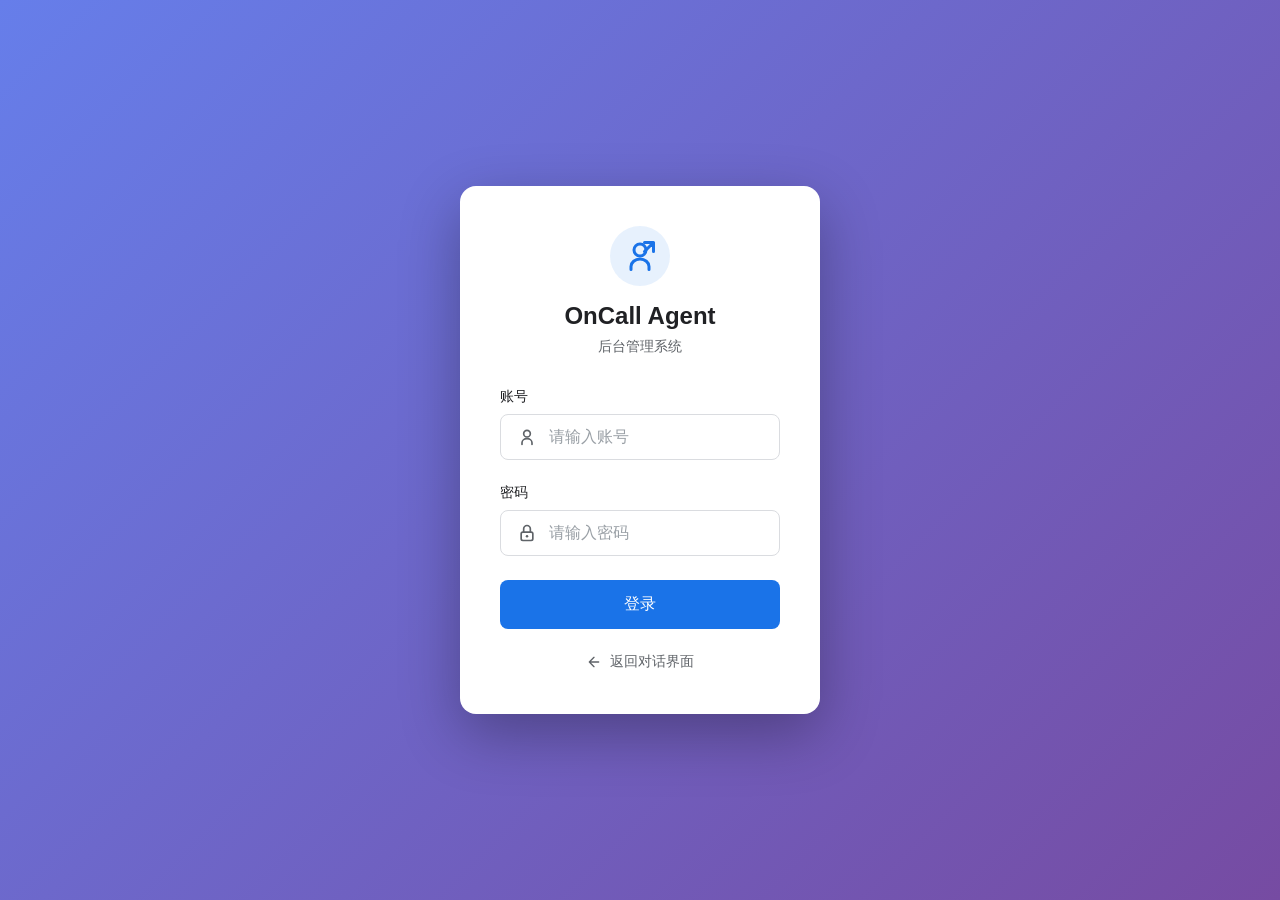
<file: src/main/resources/static/login.html>
<!DOCTYPE html>
<html lang="zh-CN">
<head>
    <meta charset="UTF-8">
    <meta name="viewport" content="width=device-width, initial-scale=1.0">
    <title>管理员登录 - OnCall Agent</title>
    <link rel="stylesheet" href="login.css">
</head>
<body>
    <div class="login-container">
        <div class="login-box">
            <div class="login-header">
                <div class="logo">
                    <svg viewBox="0 0 24 24" fill="none" xmlns="http://www.w3.org/2000/svg">
                        <circle cx="12" cy="8" r="4" stroke="#1a73e8" stroke-width="2"/>
                        <path d="M6 21V19C6 16.3137 8.68629 14 12 14C15.3137 14 18 16.3137 18 19V21" stroke="#1a73e8" stroke-width="2" stroke-linecap="round"/>
                        <path d="M15 3L21 3M21 3V9M21 3L15 9" stroke="#1a73e8" stroke-width="2" stroke-linecap="round" stroke-linejoin="round"/>
                    </svg>
                </div>
                <h1>OnCall Agent</h1>
                <p>后台管理系统</p>
            </div>

            <form class="login-form" id="loginForm">
                <div class="form-group">
                    <label for="username">账号</label>
                    <div class="input-wrapper">
                        <svg class="input-icon" viewBox="0 0 24 24" fill="none" xmlns="http://www.w3.org/2000/svg">
                            <circle cx="12" cy="8" r="4" stroke="currentColor" stroke-width="2"/>
                            <path d="M6 21V19C6 16.3137 8.68629 14 12 14C15.3137 14 18 16.3137 18 19V21" stroke="currentColor" stroke-width="2" stroke-linecap="round"/>
                        </svg>
                        <input type="text" id="username" name="username" placeholder="请输入账号" required autocomplete="username">
                    </div>
                </div>

                <div class="form-group">
                    <label for="password">密码</label>
                    <div class="input-wrapper">
                        <svg class="input-icon" viewBox="0 0 24 24" fill="none" xmlns="http://www.w3.org/2000/svg">
                            <rect x="5" y="11" width="14" height="10" rx="2" stroke="currentColor" stroke-width="2"/>
                            <circle cx="12" cy="16" r="1.5" fill="currentColor"/>
                            <path d="M8 11V7C8 4.79086 9.79086 3 12 3C14.2091 3 16 4.79086 16 7V11" stroke="currentColor" stroke-width="2" stroke-linecap="round"/>
                        </svg>
                        <input type="password" id="password" name="password" placeholder="请输入密码" required autocomplete="current-password">
                    </div>
                </div>

                <div class="error-message" id="errorMessage" style="display: none;">
                    <svg viewBox="0 0 24 24" fill="none" xmlns="http://www.w3.org/2000/svg">
                        <circle cx="12" cy="12" r="10" stroke="currentColor" stroke-width="2"/>
                        <path d="M12 8V12M12 16H12.01" stroke="currentColor" stroke-width="2" stroke-linecap="round"/>
                    </svg>
                    <span id="errorText">账号或密码错误</span>
                </div>

                <button type="submit" class="login-btn" id="loginBtn">
                    <span class="btn-text">登录</span>
                    <span class="btn-loading" style="display: none;">
                        <svg class="spinner" viewBox="0 0 24 24" fill="none" xmlns="http://www.w3.org/2000/svg">
                            <circle cx="12" cy="12" r="10" stroke="currentColor" stroke-width="2" stroke-dasharray="32" stroke-dashoffset="32"/>
                        </svg>
                        登录中...
                    </span>
                </button>
            </form>

            <div class="login-footer">
                <a href="/" class="back-link">
                    <svg viewBox="0 0 24 24" fill="none" xmlns="http://www.w3.org/2000/svg">
                        <path d="M19 12H5M5 12L12 19M5 12L12 5" stroke="currentColor" stroke-width="2" stroke-linecap="round" stroke-linejoin="round"/>
                    </svg>
                    返回对话界面
                </a>
            </div>
        </div>
    </div>

    <script src="login.js"></script>
</body>
</html>
</file>
<file: src/main/resources/static/login.css>
/* 登录页面样式 */

* {
    margin: 0;
    padding: 0;
    box-sizing: border-box;
}

body {
    font-family: 'Google Sans', -apple-system, BlinkMacSystemFont, 'Segoe UI', 'Roboto', sans-serif;
    background: linear-gradient(135deg, #667eea 0%, #764ba2 100%);
    min-height: 100vh;
    display: flex;
    align-items: center;
    justify-content: center;
}

.login-container {
    width: 100%;
    max-width: 400px;
    padding: 20px;
}

.login-box {
    background: #ffffff;
    border-radius: 16px;
    padding: 40px;
    box-shadow: 0 20px 60px rgba(0, 0, 0, 0.3);
    animation: fadeInScale 0.3s ease;
}

@keyframes fadeInScale {
    from {
        opacity: 0;
        transform: scale(0.95);
    }
    to {
        opacity: 1;
        transform: scale(1);
    }
}

.login-header {
    text-align: center;
    margin-bottom: 32px;
}

.logo {
    width: 60px;
    height: 60px;
    margin: 0 auto 16px;
    background: rgba(26, 115, 232, 0.1);
    border-radius: 50%;
    display: flex;
    align-items: center;
    justify-content: center;
}

.logo svg {
    width: 36px;
    height: 36px;
}

.login-header h1 {
    font-size: 24px;
    font-weight: 600;
    color: #202124;
    margin-bottom: 8px;
}

.login-header p {
    font-size: 14px;
    color: #5f6368;
}

.login-form {
    display: flex;
    flex-direction: column;
    gap: 24px;
}

.form-group {
    display: flex;
    flex-direction: column;
    gap: 8px;
}

.form-group label {
    font-size: 14px;
    font-weight: 500;
    color: #202124;
}

.input-wrapper {
    display: flex;
    align-items: center;
    gap: 12px;
    padding: 12px 16px;
    border: 1px solid #dadce0;
    border-radius: 8px;
    transition: all 0.2s;
    background: #ffffff;
}

.input-wrapper:focus-within {
    border-color: #1a73e8;
    box-shadow: 0 0 0 3px rgba(26, 115, 232, 0.1);
}

.input-wrapper.error {
    border-color: #ea4335;
    box-shadow: 0 0 0 3px rgba(234, 67, 53, 0.1);
}

.input-icon {
    width: 20px;
    height: 20px;
    color: #5f6368;
    flex-shrink: 0;
}

.input-wrapper input {
    width: 100%;
    border: none;
    outline: none;
    font-size: 16px;
    color: #202124;
    background: transparent;
}

.input-wrapper input::placeholder {
    color: #9aa0a6;
}

.error-message {
    display: flex;
    align-items: center;
    gap: 8px;
    padding: 12px 16px;
    background: rgba(234, 67, 53, 0.1);
    border-radius: 8px;
    color: #ea4335;
    font-size: 14px;
    animation: shake 0.3s ease;
}

@keyframes shake {
    0%, 100% { transform: translateX(0); }
    25% { transform: translateX(-5px); }
    75% { transform: translateX(5px); }
}

.error-message svg {
    width: 16px;
    height: 16px;
    flex-shrink: 0;
}

.login-btn {
    width: 100%;
    padding: 14px;
    background: #1a73e8;
    border: none;
    border-radius: 8px;
    color: #ffffff;
    font-size: 16px;
    font-weight: 500;
    cursor: pointer;
    transition: all 0.2s;
    position: relative;
}

.login-btn:hover {
    background: #1557b0;
    transform: translateY(-1px);
    box-shadow: 0 4px 12px rgba(26, 115, 232, 0.3);
}

.login-btn:active {
    transform: translateY(0);
}

.login-btn:disabled {
    background: #dadce0;
    cursor: not-allowed;
    transform: none;
    box-shadow: none;
}

.btn-loading {
    display: flex;
    align-items: center;
    justify-content: center;
    gap: 8px;
}

.spinner {
    width: 20px;
    height: 20px;
    animation: spin 1s linear infinite;
}

@keyframes spin {
    from { transform: rotate(0deg); }
    to { transform: rotate(360deg); }
}

.login-footer {
    margin-top: 24px;
    text-align: center;
}

.back-link {
    display: inline-flex;
    align-items: center;
    gap: 8px;
    color: #5f6368;
    font-size: 14px;
    text-decoration: none;
    transition: color 0.2s;
}

.back-link:hover {
    color: #1a73e8;
}

.back-link svg {
    width: 16px;
    height: 16px;
}

/* 响应式 */
@media (max-width: 480px) {
    .login-box {
        padding: 32px 24px;
    }

    .login-header h1 {
        font-size: 20px;
    }
}
</file>
